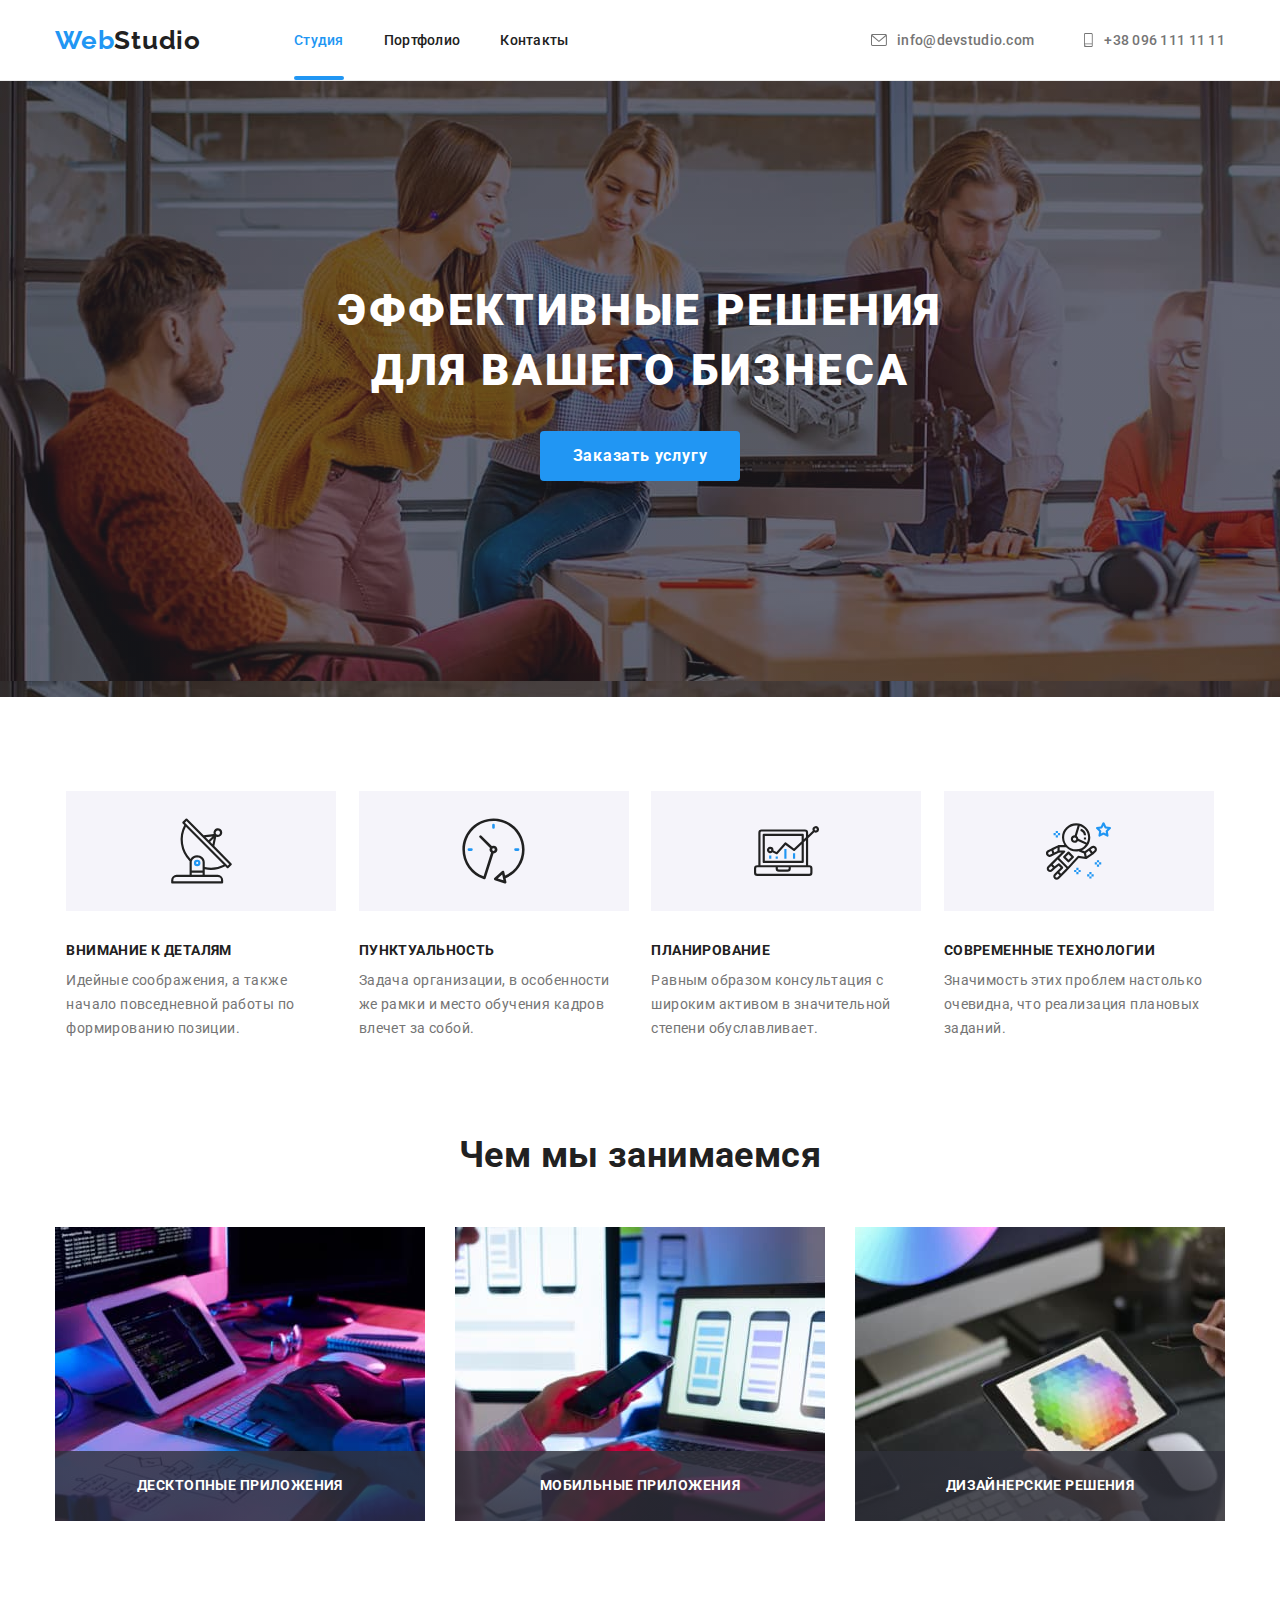
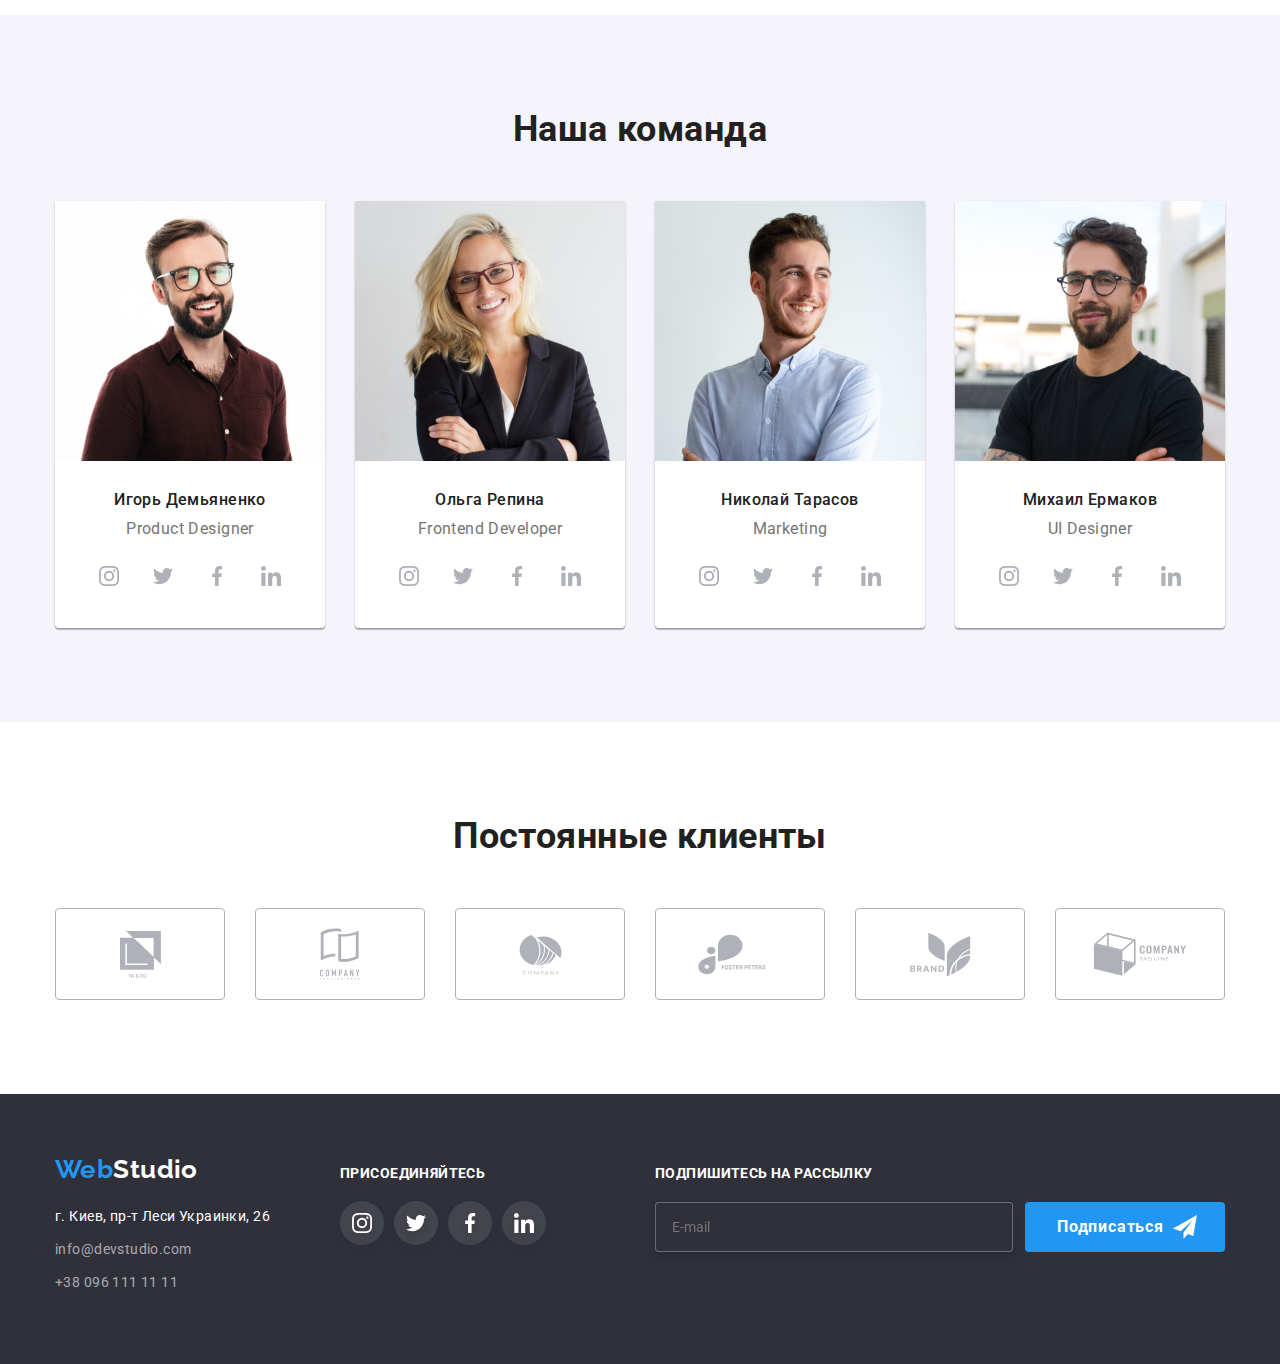
<file: index.html>
<!DOCTYPE html>
<html lang="ru">
  <head>
    <meta charset="UTF-8" />
    <meta http-equiv="X-UA-Compatible" content="IE=edge" />
    <meta name="viewport" content="width=device-width, initial-scale=1.0" />
    <title>Document</title>
    <link
      rel="stylesheet"
      href="https://cdnjs.cloudflare.com/ajax/libs/modern-normalize/1.1.0/modern-normalize.min.css"
    />
    <link rel="stylesheet" href="./css/main.min.css">
    <link rel="stylesheet" href="./css/style.css"/>
    <!-- fonts -->
    <link rel="preconnect" href="https://fonts.googleapis.com" />
    <link rel="preconnect" href="https://fonts.gstatic.com" crossorigin />
    <link
      href="https://fonts.googleapis.com/css2?family=Raleway:wght@700&family=Roboto:wght@400;500;700;900&display=swap"
      rel="stylesheet"
    />
  </head>

  <body>
<!-- shapka -->
<header class="header header--line">
  <div class="container">
    <nav class="nav">
      <a class="nav__logo link" href="./index.html"
        ><span class="logo--blue">Web</span>Studio</a
      >
      <ul class="nav__list ul">
        <li class="nav__item">
          <a class="nav__link link nav--current-link" href="./index.html">Студия</a>
        </li>
        <li class="nav__item">
          <a class="nav__link link " href="./portfolio.html">Портфолио</a>
        </li>
        <li class="nav__item">
          <a class="nav__link link" href="...">Контакты</a>
        </li>
      </ul>
      <ul class="nav-contacts ul">
        <li class="contacts__item">
          <a class="contacts__link link" href="mailto:info@devstudio.com">
            <svg class=" contacts__icon" width="16px" height="12px">
              <use href="./images/svg/icons.svg#icon-envelope"></use>
            </svg>
            info@devstudio.com
          </a>
        </li>
        <li class="contacts__item">
          <a class="contacts__link link" href="tel:+380961111111">
            <svg class=" contacts__icon" height="16" width="10">
              <use href="./images/svg/icons.svg#icon-smartphone"></use>
            </svg>
            +38 096 111 11 11
          </a>
        </li>
      </ul>
    </nav>
  </div>
</header>
    <!-- main -->
    <main>
      <!-- HERO -->
      <section class="hero">
        <div class="container">
          <h1 class="hero__title">Эффективные решения для вашего бизнеса</h1>
          <button class="btn" type="button" data-modal-open>Заказать услугу</button>
        </div>
        >
      </section>
      <!-- benefits -->
      <section class="benefits section">
        <div class="container">
          <h2 class="title visibility-hidden">Преимущества</h2>
          <ul class="benefits__list ul">
            <li class="benefits__item">
              <div class="benefits__icon">
                <svg class="icon-antenna-1" width="65px" height="70px">
                  <use href="./images/svg/icons.svg#icon-antenna-1"></use>
                </svg>
              </div>
              <h3 class="benefits__name">Внимание к деталям</h3>
              <p class="benefits__text">
                Идейные соображения, а также начало повседневной работы по формированию позиции.
              </p>
            </li>
            <li class="benefits__item">
              <div class="benefits__icon">
                <svg class="icon-antenna-1" width="65px" height="70px">
                  <use href="./images/svg/icons.svg#icon-clock-1"></use>
                </svg>
              </div>
              <h3 class="benefits__name">Пунктуальность</h3>
              <p class="benefits__text">
                Задача организации, в особенности же рамки и место обучения кадров влечет за собой.
              </p>
            </li>
            <li class="benefits__item">
              <div class="benefits__icon">
                <svg class="icon-antenna-1" width="65px" height="70px">
                  <use href="./images/svg/icons.svg#icon-diagram-1"></use>
                </svg>
              </div>
              <h3 class="benefits__name">Планирование</h3>
              <p class="benefits__text">
                Равным образом консультация с широким активом в значительной степени обуславливает.
              </p>
            </li>
            <li class="benefits__item">
              <div class="benefits__icon">
                <svg class="icon-antenna-1" width="65px" height="70px">
                  <use href="./images/svg/icons.svg#icon-astronaut-1"></use>
                </svg>
              </div>
              <h3 class="benefits__name">Современные технологии</h3>
              <p class="benefits__text">
                Значимость этих проблем настолько очевидна, что реализация плановых заданий.
              </p>
            </li>
          </ul>
        </div>
      </section>
      <!-- what are we doing -->
      <section class="working__section section">
        <div class="container">
          <h2 class="title">Чем мы занимаемся</h2>
          <ul class="working__list ul">
            <li class="work__img">
              <img src="./images/box_1.jpg" alt="working" width="370" height="294" />
              <div class="work-img__box">
                <p class="work-img__text">Десктопные приложения</p>
              </div>
            </li>
            <li class="work__img">
              <img src="./images/box_2.jpg" alt="working" width="370" height="294" />
              <div class="work-img__box">
                <p class="work-img__text">Мобильные приложения</p>
              </div>
            </li>
            <li class="work__img">
              <img src="./images/box_3.jpg" alt="working" width="370" height="294" />
              <div class="work-img__box">
                <p class="work-img__text">Дизайнерские решения</p>
              </div>
            </li>
          </ul>
        </div>
      </section>
      <!-- our team -->
      <section class="team section">
        <div class="container">
          <h2 class="title">Наша команда</h2>
          <ul class="team__list ul">
            <li class="team__item">
              <img src="./images/img.jpg" alt=" Irog Demyanenko" width="270" height="260" />
              <h3 class="team__name">Игорь Демьяненко</h3>
              <p class="team__descr">Product Designer</p>
              <ul class="sotial-media ul">
                <li class="media__item">
                  <a class="media__link" href="">
                    <svg class="media__icon" width="20px" height="20px">
                      <use href="./images/svg/icons.svg#icon-instagram-2"></use>
                    </svg>
                  </a>
                </li>
                <li class="media__item">
                  <a class="media__link" href="">
                    <svg class="media__icon" width="20px" height="20px">
                      <use href="./images/svg/icons.svg#icon-twitter-1"></use>
                    </svg>
                  </a>
                </li>
                <li class="media__item">
                  <a class="media__link" href="">
                    <svg class="media__icon" width="20px" height="20px">
                      <use href="./images/svg/icons.svg#icon-facebook-1"></use>
                    </svg>
                  </a>
                </li>
                <li class="media__item">
                  <a class="media__link" href="">
                    <svg class="media__icon" width="20px" height="20px">
                      <use href="./images/svg/icons.svg#icon-linkedin-1"></use>
                    </svg>
                  </a>
                </li>
              </ul>
            </li>
            <li class="team__item">
              <img src="./images/img(1)_(1).jpg" alt="Olga Repina" width="270" height="260" />
              <h3 class="team__name">Ольга Репина</h3>
              <p class="team__descr">Frontend Developer</p>
              <ul class="sotial-media ul">
                <li class="media__item">
                  <a class="media__link" href="">
                    <svg class="media__icon" width="20px" height="20px">
                      <use href="./images/svg/icons.svg#icon-instagram-2"></use>
                    </svg>
                  </a>
                </li>
                <li class="media__item">
                  <a class="media__link" href="">
                    <svg class="media__icon" width="20px" height="20px">
                      <use href="./images/svg/icons.svg#icon-twitter-1"></use>
                    </svg>
                  </a>
                </li>
                <li class="media__item">
                  <a class="media__link" href="">
                    <svg class="media__icon" width="20px" height="20px">
                      <use href="./images/svg/icons.svg#icon-facebook-1"></use>
                    </svg>
                  </a>
                </li>
                <li class="media__item">
                  <a class="media__link" href="">
                    <svg class="media__icon" width="20px" height="20px">
                      <use href="./images/svg/icons.svg#icon-linkedin-1"></use>
                    </svg>
                  </a>
                </li>
              </ul>
            </li>
            <li class="team__item">
              <img src="./images/img(2)_(1).jpg" alt="Nikolay Tarasov" width="270" height="260" />
              <h3 class="team__name">Николай Тарасов</h3>
              <p class="team__descr">Marketing</p>
              <ul class="sotial-media ul">
                <li class="media__item">
                  <a class="media__link" href="">
                    <svg class="media__icon" width="20px" height="20px">
                      <use href="./images/svg/icons.svg#icon-instagram-2"></use>
                    </svg>
                  </a>
                </li>
                <li class="media__item">
                  <a class="media__link" href="">
                    <svg class="media__icon" width="20px" height="20px">
                      <use href="./images/svg/icons.svg#icon-twitter-1"></use>
                    </svg>
                  </a>
                </li>
                <li class="media__item">
                  <a class="media__link" href="">
                    <svg class="media__icon" width="20px" height="20px">
                      <use href="./images/svg/icons.svg#icon-facebook-1"></use>
                    </svg>
                  </a>
                </li>
                <li class="media__item">
                  <a class="media__link" href="">
                    <svg class="media__icon" width="20px" height="20px">
                      <use href="./images/svg/icons.svg#icon-linkedin-1"></use>
                    </svg>
                  </a>
                </li>
              </ul>
            </li>
            <li class="team__item">
              <img src="./images/img(3)_(1).jpg" alt="Michail Yermakov" width="270" height="260" />
              <h3 class="team__name">Михаил Ермаков</h3>
              <p class="team__descr">UI Designer</p>
              <ul class="sotial-media ul">
                <li class="media__item">
                  <a class="media__link" href="">
                    <svg class="media__icon" width="20px" height="20px">
                      <use href="./images/svg/icons.svg#icon-instagram-2"></use>
                    </svg>
                  </a>
                </li>
                <li class="media__item">
                  <a class="media__link" href="">
                    <svg class="media__icon" width="20px" height="20px">
                      <use href="./images/svg/icons.svg#icon-twitter-1"></use>
                    </svg>
                  </a>
                </li>
                <li class="media__item">
                  <a class="media__link" href="">
                    <svg class="media__icon" width="20px" height="20px">
                      <use href="./images/svg/icons.svg#icon-facebook-1"></use>
                    </svg>
                  </a>
                </li>
                <li class="media__item">
                  <a class="media__link" href="">
                    <svg class="media__icon" width="20px" height="20px">
                      <use href="./images/svg/icons.svg#icon-linkedin-1"></use>
                    </svg>
                  </a>
                </li>
              </ul>
            </li>
          </ul>
        </div>
      </section>
      <!-- Regular customers -->
      <section class="customers section">
        <div class="container">
          <h2 class="title">Постоянные клиенты</h2>
          <ul class="customers__list ul">
            <li class="cust__item">
              <a class="cust__link link" href="">
                <svg class="cust__icon" width="41px" height="47px">
                  <use href="./images/svg/icons.svg#icon-group"></use>
                </svg>
              </a>
            </li>

            <li class="cust__item">
              <a class="cust__link link" href="">
                <svg class="cust__icon" width="40px" height="52px">
                  <use href="./images/svg/icons.svg#icon-group-1"></use>
                </svg>
              </a>
            </li>

            <li class="cust__item">
              <a class="cust__link link" href="">
                <svg class="cust__icon" width="43px" height="41px">
                  <use href="./images/svg/icons.svg#icon-group-2"></use>
                </svg>
              </a>
            </li>

            <li class="cust__item">
              <a class="cust__link link" href="">
                <svg class="cust__icon" width="84px" height="41px">
                  <use href="./images/svg/icons.svg#icon-group-3"></use>
                </svg>
              </a>
            </li>

            <li class="cust__item">
              <a class="cust__link link" href="">
                <svg class="cust__icon" width="63px" height="45px">
                  <use href="./images/svg/icons.svg#icon-group-4"></use>
                </svg>
              </a>
            </li>

            <li class="cust__item">
              <a class="cust__link link" href="">
                <svg class="cust__icon" width="94px" height="44px">
                  <use href="./images/svg/icons.svg#icon-group-5"></use>
                </svg>
              </a>
            </li>
          </ul>
        </div>
      </section>
    </main>
    <!-- footer -->
    <footer class="footer">
      <div class="container footter--position">
        <div class="footer__pos">
          <a class="footer__link link" href="./index.html"
            ><span class="logo--blue">Web</span>Studio</a
          >
          <address class="address">
            <ul class="address__list ul">
              <li>
                <a class=" address__link address__map--color link" href=""> г. Киев, пр-т Леси Украинки, 26</a>
              </li>
              <li>
                <a class="address__link link" href="mailto:info@devstudio.com">info@devstudio.com</a>
              </li>
              <li>
                <a class="address__link link" href="tel:+380961111111">+38 096 111 11 11</a>
              </li>
            </ul>
          </address>
        </div>
        <div class="footer-socia">
          <strong class="footer-socia__title">присоединяйтесь</strong>
          <ul class="sotial-media sotial-media--tmargin ul">
            <li class="media__item">
              <a class="media__link media__link--footer" href="">
                <svg class="media__icon" width="20px" height="20px">
                  <use href="./images/svg/icons.svg#icon-instagram-2"></use>
                </svg>
              </a>
            </li>
            <li class="media__item ">
              <a class="media__link media__link--footer" href="">
                <svg class="media__icon" width="20px" height="20px">
                  <use href="./images/svg/icons.svg#icon-twitter-1"></use>
                </svg>
              </a>
            </li>
            <li class="media__item">
              <a class="media__link media__link--footer" href="">
                <svg class="media__icon" width="20px" height="20px">
                  <use href="./images/svg/icons.svg#icon-facebook-1"></use>
                </svg>
              </a>
            </li>
            <li class="media__item">
              <a class="media__link media__link--footer" href="">
                <svg class="media__icon" width="20px" height="20px">
                  <use href="./images/svg/icons.svg#icon-linkedin-1"></use>
                </svg>
              </a>
            </li>
          </ul>
        </div>
        <div class="footer-form">
          <strong class="footer-form__tittle">Подпишитесь на рассылку</strong>
          <div class="footer-form__content">
            <form class="footer-form__field">
              <label class="footer-form__label">
                <input class="footer-form__input" type="text" placeholder="E-mail" />
              </label>
              <button type="button" class="btn btn--subscr link" href="">
                Подписаться

                <svg class="footer-form__icon" width="24px" height="24px">
                  <use href="./images/svg/icons.svg#icon-icon-send"></use>
                </svg>
              </button>
            </form>
          </div>
        </div>
      </div>
    </footer>
    <!-- modal window -->
    <div class="backdrop is-hidden" data-modal>
      <div class="modal">
        <button class="modal__close__btn" type="button" data-modal-close>
          <svg width="18px" height="18px">
            <use href="./images/svg/icons.svg#icon-close-black-18dp-2-1"></use>
          </svg>
        </button>

        <form class="register-form" autocomplete="on" novalidate>
          <strong class="form__tittle">Оставьте свои данные, мы вам перезвоним</strong>
          <div class="form__field">
            <label class="form__label">
              <span class="form__text">Имя</span>
              <input class="form__input" type="text" name="user_name" placeholder=" " />
              <span class="form__icon">
                <svg width="18px" height="18px">
                  <use href="./images/svg/icons.svg#icon-person-black-18dp-1"></use>
                </svg>
              </span>
            </label>
          </div>
          <div class="form__field">
            <label class="form__label">
              <span class="form__text">Телефон</span>
              <input class="form__input" type="tel" placeholder=" " />
              <span class="form__icon">
                <svg width="18px" height="18px">
                  <use href="./images/svg/icons.svg#icon-phone-black-18dp-1"></use>
                </svg>
              </span>
            </label>
          </div>
          <div class="form__field">
            <label class="form__label">
              <span class="form__text">Почта</span>
              <input class="form__input" type="email" placeholder=" " />
              <span class="form__icon">
                <svg width="18px" height="18px">
                  <use href="./images/svg/icons.svg#icon-email-black-18dp-1"></use>
                </svg>
              </span>
            </label>
          </div>
          <div class="form__field sosok">
            <label class="form__label">
              <span class="form__text">Комментарий</span>
              <textarea
                class="form__input form__imput--comment"
                cols="30"
                rows="10"
                placeholder="Введіть текст"
              ></textarea>
            </label>
          </div>
          <div class="form-agree">
            <label class="form-agree__label">
              <input class="agree-input visibility-hidden" type="checkbox" name="user-agreement" required />
              <span class="agree-checkbox">
                <svg width="16px" height="15px">
                  <use href="./images/svg/icons.svg#icon-Vector"></use>
                </svg>
              </span>
              <span class="agre-text"
                >Соглашаюсь с рассылкой и принимаю
                <a class="agree__link" href="">Условия договора</a></span
              >
            </label>
          </div>
          <button class="submit__btn btn" type="submit">Отправить</button>
        </form>
      </div>
    </div>
    <script src="./js/modal.js"></script>
  </body>
</html>
</file>
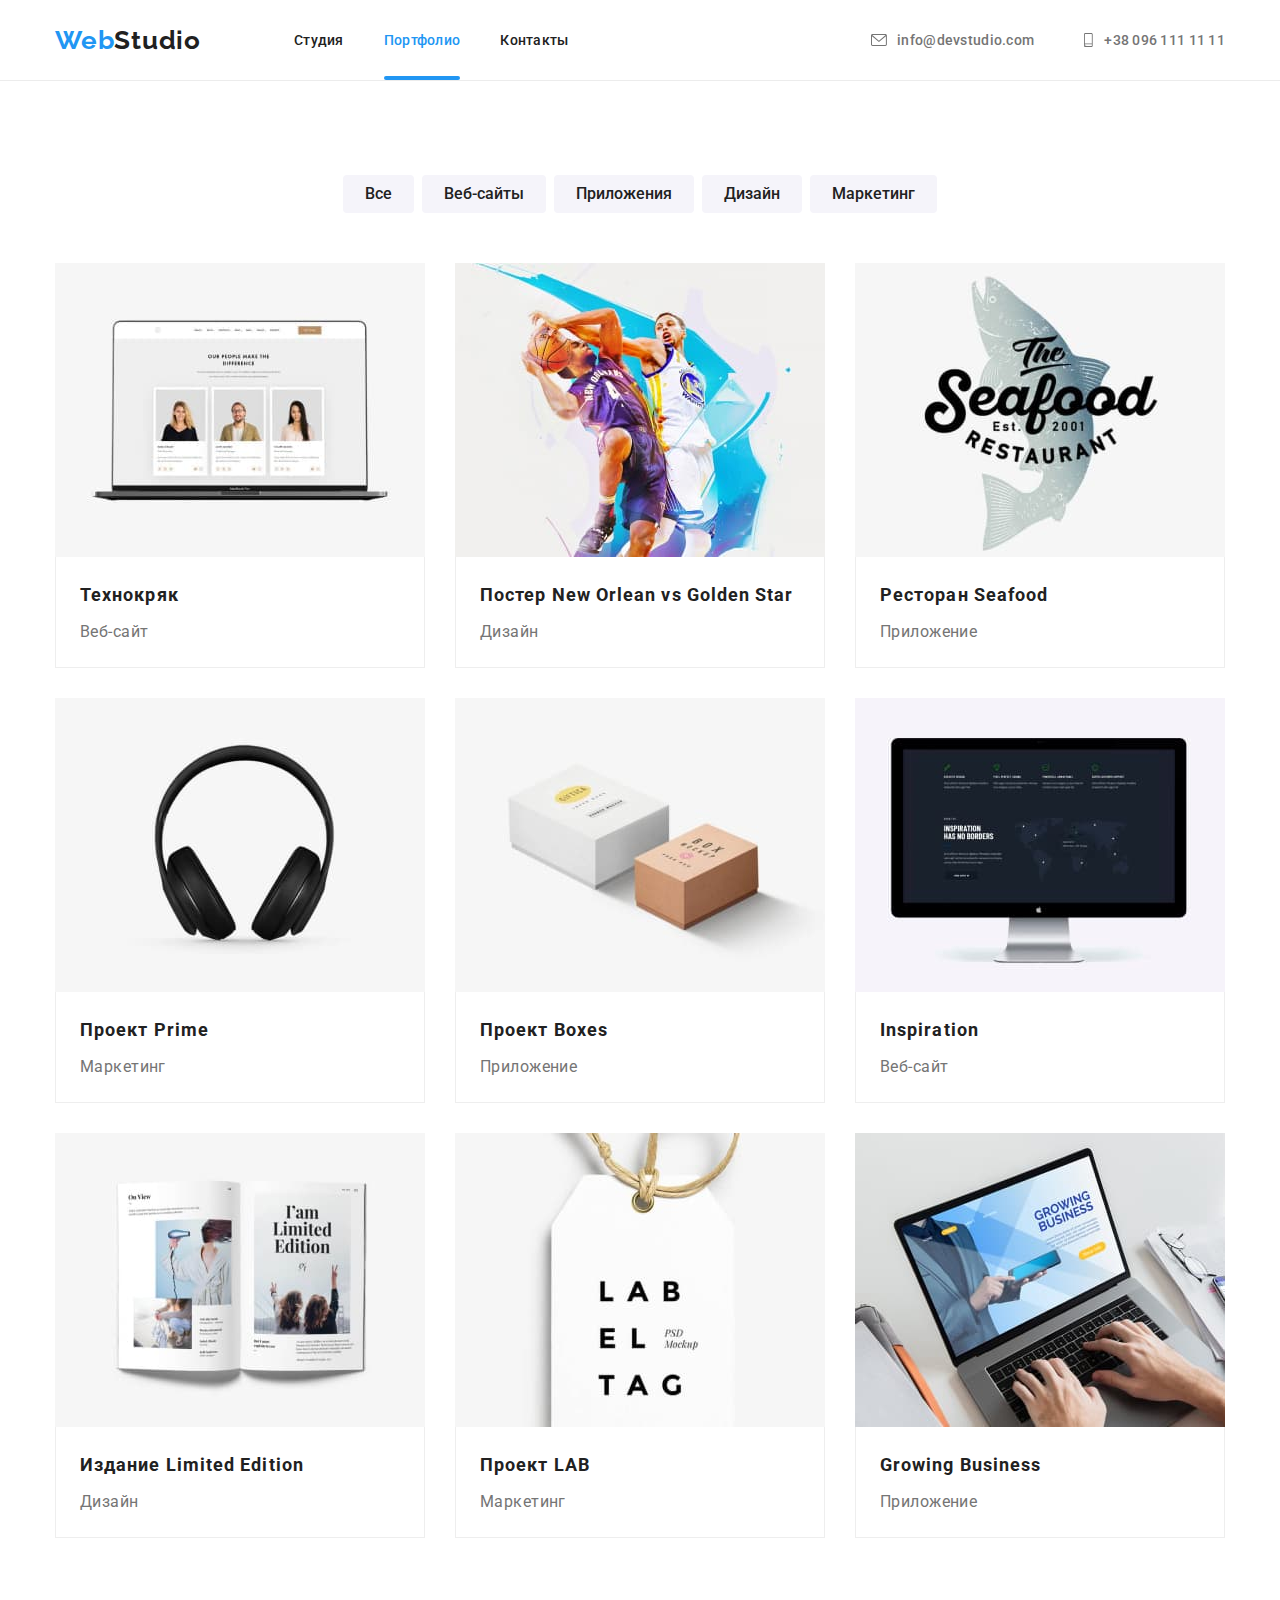
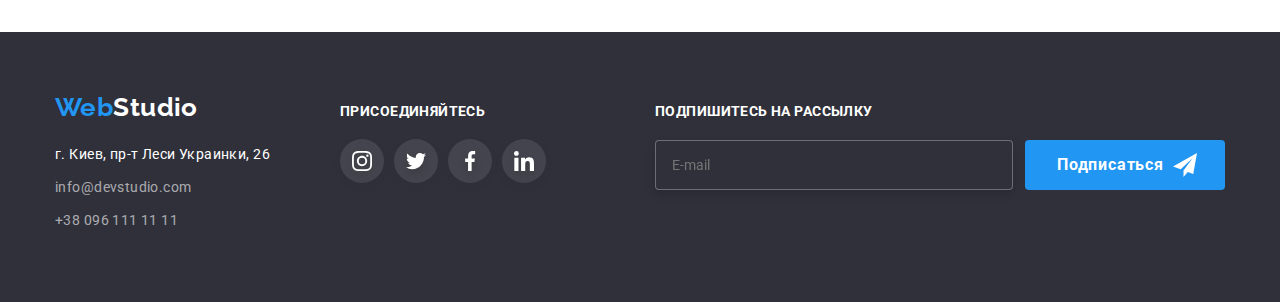
<file: portfolio.html>
<!DOCTYPE html>
<html lang="ru">
  <head>
    <meta charset="UTF-8" />
    <meta http-equiv="X-UA-Compatible" content="IE=edge" />
    <meta name="viewport" content="width=device-width, initial-scale=1.0" />
    <title>Document</title>
    <link
      rel="stylesheet"
      href="https://cdnjs.cloudflare.com/ajax/libs/modern-normalize/1.1.0/modern-normalize.min.css"
    />
    <link rel="stylesheet" href="./css/main.min.css">
    <link rel="stylesheet" href="./css/style.css" />
    <!-- fonts -->
    <link rel="preconnect" href="https://fonts.googleapis.com" />
    <link rel="preconnect" href="https://fonts.gstatic.com" crossorigin />
    <link
      href="https://fonts.googleapis.com/css2?family=Raleway:wght@700&family=Roboto:wght@400;500;700;900&display=swap"
      rel="stylesheet"
    />
  </head>
  <body>
    <!-- shapka -->
    <header class="header header--line">
      <div class="container">
        <nav class="nav">
          <a class="nav__logo link" href="./index.html"
            ><span class="logo--blue">Web</span>Studio</a
          >
          <ul class="nav__list ul">
            <li class="nav__item">
              <a class="nav__link link" href="./index.html">Студия</a>
            </li>
            <li class="nav__item">
              <a class="nav__link link nav--current-link" href="./portfolio.html">Портфолио</a>
            </li>
            <li class="nav__item">
              <a class="nav__link link" href="...">Контакты</a>
            </li>
          </ul>
          <ul class="nav-contacts ul">
            <li class="contacts__item">
              <a class="contacts__link link" href="mailto:info@devstudio.com">
                <svg class=" contacts__icon" width="16px" height="12px">
                  <use href="./images/svg/icons.svg#icon-envelope"></use>
                </svg>
                info@devstudio.com
              </a>
            </li> 
            <li class="contacts__item">
              <a class="contacts__link link" href="tel:+380961111111">
                <svg class=" contacts__icon" height="16" width="10">
                  <use href="./images/svg/icons.svg#icon-smartphone"></use>
                </svg>
                +38 096 111 11 11
              </a>
            </li>
          </ul>
        </nav>
      </div>
    </header>
    <!-- MAIN -->
    <main>
      <!-- portfolio sect -->
      <section class="portfolio-section section">
        <div class="container">
          <h1 class="visibility-hidden title">portfolio</h1>
          <ul class="portfolio-list ul">
            <li class="portfolio_item">
              <button class="portfolio-btn" type="button">Все</button>
            </li>
            <li class="portfolio_item">
              <button class="portfolio-btn" type="button">Веб-сайты</button>
            </li>
            <li class="portfolio_item">
              <button class="portfolio-btn" type="button">Приложения</button>
            </li>
            <li class="portfolio_item">
              <button class="portfolio-btn" type="button">Дизайн</button>
            </li>
            <li class="portfolio_item">
              <button class="portfolio-btn" type="button">Маркетинг</button>
            </li>
          </ul>
          <ul class="card-set ul">
            <li class="card-item">
              <a href="" class="gallery__link link">
                <div class="gallery__img">
                  <img
                    src="./images/studio pics/img_(13).jpg"
                    alt="photo 1"
                    width="370"
                    height="294"
                  />
                  <p class="gallery__hover">
                    Ресурс предлагает комплексные предложения с разным уровнем функционала и
                    сервисов. Все это позволит посетителю получить исчерпывающие сведения о компании
                    или частном лице.
                  </p>
                </div>
                <div class="gallery-div">
                  <h2 class="gallery-title">Технокряк</h2>
                  <p class="gallery-text">Веб-сайт</p>
                </div>
              </a>
            </li>
            <li class="card-item">
              <a href="" class="gallery__link link">
                <div class="gallery__img">
                  <img
                    src="./images/studio pics/img_(14).jpg"
                    alt="photo 2"
                    width="370"
                    height="294"
                  />
                  <p class="gallery__hover">
                    Ресурс предлагает комплексные предложения с разным уровнем функционала и
                    сервисов. Все это позволит посетителю получить исчерпывающие сведения о компании
                    или частном лице.
                  </p>
                </div>
                <div class="gallery-div">
                  <h2 class="gallery-title">Постер New Orlean vs Golden Star</h2>
                  <p class="gallery-text">Дизайн</p>
                </div>
              </a>
            </li>

            <li class="card-item">
              <a href="" class="gallery__link link">
                <div class="gallery__img">
                  <img
                    src="./images/studio pics/img_(15).jpg"
                    alt="photo 3"
                    width="370"
                    height="294"
                  />
                  <p class="gallery__hover">
                    Ресурс предлагает комплексные предложения с разным уровнем функционала и
                    сервисов. Все это позволит посетителю получить исчерпывающие сведения о компании
                    или частном лице.
                  </p>
                </div>
                  <div class="gallery-div">
                    <h2 class="gallery-title">Ресторан Seafood</h2>
                    <p class="gallery-text">Приложение</p>
                  </div>
              </a>
            </li>
            <li class="card-item">
              <a href="" class="gallery__link link">
                <div class="gallery__img">
                  <img
                    src="./images/studio pics/img_(16).jpg"
                    alt="photo 4"
                    width="370"
                    height="294"
                  />
                  <p class="gallery__hover">
                    Ресурс предлагает комплексные предложения с разным уровнем функционала и
                    сервисов. Все это позволит посетителю получить исчерпывающие сведения о компании
                    или частном лице.
                  </p>
                </div>
                <div class="gallery-div">
                  <h2 class="gallery-title">Проект Prime</h2>
                  <p class="gallery-text">Маркетинг</p>
                </div>
              </a>
            </li>
            <li class="card-item">
              <a href="" class="gallery__link link">
                <div class="gallery__img">
                  <img
                    src="./images/studio pics/img_(18).jpg"
                    alt="photo 5"
                    width="370"
                    height="294"
                  />
                  <p class="gallery__hover">
                    Ресурс предлагает комплексные предложения с разным уровнем функционала и
                    сервисов. Все это позволит посетителю получить исчерпывающие сведения о компании
                    или частном лице.
                  </p>
                </div>
                <div class="gallery-div">
                  <h2 class="gallery-title">Проект Boxes</h2>
                  <p class="gallery-text">Приложение</p>
                </div>
              </a>
            </li>
            <li class="card-item">
              <a href="" class="gallery__link link">
                <div class="gallery__img">
                  <img
                    src="./images/studio pics/img_(17).jpg"
                    alt="photo 6"
                    width="370"
                    height="294"
                  />
                  <p class="gallery__hover">
                    Ресурс предлагает комплексные предложения с разным уровнем функционала и
                    сервисов. Все это позволит посетителю получить исчерпывающие сведения о компании
                    или частном лице.
                  </p>
                </div>
                <div class="gallery-div">
                  <h2 class="gallery-title">Inspiration</h2>
                  <p class="gallery-text">Веб-сайт</p>
                </div>
              </a>
            </li>
            <li class="card-item">
              <a href="" class="gallery__link link">
                <div class="gallery__img">
                  <img
                    src="./images/studio pics/img_(10).jpg"
                    alt="photo 7"
                    width="370"
                    height="294"
                  />
                  <p class="gallery__hover">
                    Ресурс предлагает комплексные предложения с разным уровнем функционала и
                    сервисов. Все это позволит посетителю получить исчерпывающие сведения о компании
                    или частном лице.
                  </p>
                </div>
                <div class="gallery-div">
                  <h2 class="gallery-title">Издание Limited Edition</h2>
                  <p class="gallery-text">Дизайн</p>
                </div>
              </a>
            </li>
            <li class="card-item">
              <a href="" class="gallery__link link">
                <div class="gallery__img">
                  <img
                    src="./images/studio pics/img_(11).jpg"
                    alt="photo 8"
                    width="370"
                    height="294"
                  />
                  <p class="gallery__hover">
                    Ресурс предлагает комплексные предложения с разным уровнем функционала и
                    сервисов. Все это позволит посетителю получить исчерпывающие сведения о компании
                    или частном лице.
                  </p>
                </div>
                <div class="gallery-div">
                  <h2 class="gallery-title">Проект LAB</h2>
                  <p class="gallery-text">Маркетинг</p>
                </div>
              </a>
            </li>
            <li class="card-item">
              <a href="" class="gallery__link link">
                <div class="gallery__img">
                  <img
                    src="./images/studio pics/img_(12).jpg"
                    alt="photo 9"
                    width="370"
                    height="294"
                  />
                  <p class="gallery__hover">
                    Ресурс предлагает комплексные предложения с разным уровнем функционала и
                    сервисов. Все это позволит посетителю получить исчерпывающие сведения о компании
                    или частном лице.
                  </p>
                </div>
                <div class="gallery-div">
                  <h2 class="gallery-title">Growing Business</h2>
                  <p class="gallery-text">Приложение</p>
                </div>
              </a>
            </li>
          </ul>
        </div>
      </section>
    </main>
    <!-- footer -->
    <!-- footer -->
    <footer class="footer">
      <div class="container footter--position">
        <div class="footer__pos">
          <a class="footer__link link" href="./index.html"
            ><span class="logo--blue">Web</span>Studio</a
          >
          <address class="address">
            <ul class="address__list ul">
              <li>
                <a class=" address__link address__map--color link" href=""> г. Киев, пр-т Леси Украинки, 26</a>
              </li>
              <li>
                <a class="address__link link" href="mailto:info@devstudio.com">info@devstudio.com</a>
              </li>
              <li>
                <a class="address__link link" href="tel:+380961111111">+38 096 111 11 11</a>
              </li>
            </ul>
          </address>
        </div>
        <div class="footer-socia">
          <strong class="footer-socia__title">присоединяйтесь</strong>
          <ul class="sotial-media sotial-media--tmargin ul">
            <li class="media__item">
              <a class="media__link media__link--footer" href="">
                <svg class="media__icon" width="20px" height="20px">
                  <use href="./images/svg/icons.svg#icon-instagram-2"></use>
                </svg>
              </a>
            </li>
            <li class="media__item ">
              <a class="media__link media__link--footer" href="">
                <svg class="media__icon" width="20px" height="20px">
                  <use href="./images/svg/icons.svg#icon-twitter-1"></use>
                </svg>
              </a>
            </li>
            <li class="media__item">
              <a class="media__link media__link--footer" href="">
                <svg class="media__icon" width="20px" height="20px">
                  <use href="./images/svg/icons.svg#icon-facebook-1"></use>
                </svg>
              </a>
            </li>
            <li class="media__item">
              <a class="media__link media__link--footer" href="">
                <svg class="media__icon" width="20px" height="20px">
                  <use href="./images/svg/icons.svg#icon-linkedin-1"></use>
                </svg>
              </a>
            </li>
          </ul>
        </div>
        <div class="footer-form">
          <strong class="footer-form__tittle">Подпишитесь на рассылку</strong>
          <div class="footer-form__content">
            <form class="footer-form__field">
              <label class="footer-form__label">
                <input class="footer-form__input" type="text" placeholder="E-mail" />
              </label>
              <button type="button" class="btn btn--subscr link" href="">
                Подписаться

                <svg class="footer-form__icon" width="24px" height="24px">
                  <use href="./images/svg/icons.svg#icon-icon-send"></use>
                </svg>
              </button>
            </form>
          </div>
        </div>
      </div>
    </footer>
  </body>
</html>
</file>
<file: css/style.css>
.nav__logo {
  font-weight: 700;
  font-size: 26px;
  line-height: 1.19;
  letter-spacing: 0.03em;
  font-family: var(--secondaty-font);
}

.logo--blue {
  color: var(--accent-color);
}

.footer__link {
  font-family: var(--secondaty-font);
  font-weight: 700;
  font-size: 26px;
  line-height: 1.19;
  color: var(--white-color);

  display: block;
  margin-bottom: 20px;
}
</file>
<file: css/main.min.css>
:root{--secondaty-font: "Raleway", sans-serif;--main-font-: "Roboto", sans-serif;--primary-color: rgba(33, 33, 33, 1);--accent-color: rgba(33, 150, 243, 1);--white-color: #ffffff;--grey-color: #757575;--icon-grey-color: #afb1b8;--icon-blue-color: #2196f3;--border-color: #212121;--white-bg-color: #ffffff;--dark-bg-color: #2f303a;--grey-bg-color: #f5f4fa;--accent-bg-color: rgba(33, 150, 243, 1);--hero-brn-bg: #188ce8;--items: 3;--indent: 30px;--anim: 250ms cubic-bezier(0.4, 0, 0.2, 1)}.visibility-hidden{position:absolute;width:1px;height:1px;margin:-1px;padding:0;overflow:hidden;border:0;clip:rect(0 0 0 0)}* body{font-family:var(--main-font-);color:var(--primary-color);font-size:14px;background-color:var(--white-bg-color);letter-spacing:.03em}h1,h2,h3,p{margin:0;padding:0}img{display:block;margin:0;padding:0}.link{text-decoration:none}.ul{list-style:none;padding:0;margin:0}.btn{font-weight:700;font-size:16px;line-height:1.88;letter-spacing:.05em;color:#fff;width:200px;height:50px;border-radius:4px;background-color:var(--accent-color);padding:10px 32px;border:none;-webkit-transition:var(--anim);transition:var(--anim)}.btn:hover,.btn:focus{background-color:var(--hero-brn-bg);cursor:pointer}.btn--subscr{position:relative;display:-webkit-inline-box;display:-ms-inline-flexbox;display:inline-flex;margin-left:12px}.container{width:1200px;padding-left:15px;padding-right:15px;margin-left:auto;margin-right:auto}.section{padding-top:94px;padding-bottom:94px}.title{font-weight:700;font-size:36px;line-height:1.16;text-align:center;margin-bottom:50px;color:var(--primary-color)}.hero__title{font-weight:900;font-size:44px;line-height:1.36;letter-spacing:.06em;text-transform:uppercase;color:var(--white-color);width:696px;margin:auto;margin-bottom:30px}.gallery-title{font-weight:700;font-size:18px;line-height:2;letter-spacing:.06em;color:var(--primary-color);margin-bottom:4px}.sotial-media{display:-webkit-box;display:-ms-flexbox;display:flex;-webkit-box-pack:center;-ms-flex-pack:center;justify-content:center;-webkit-box-align:center;-ms-flex-align:center;align-items:center;margin-bottom:30px}.sotial-media--tmargin{margin-top:20px}.media__link{display:-webkit-box;display:-ms-flexbox;display:flex;-webkit-box-pack:center;-ms-flex-pack:center;justify-content:center;-webkit-box-align:center;-ms-flex-align:center;align-items:center;width:44px;height:44px;color:var(--icon-grey-color);background-color:var(--white-color);border-radius:50%;-webkit-transition:var(--anim);transition:var(--anim)}.media__link:hover,.media__link:focus{background-color:var(--accent-color);color:var(--white-color)}.media__link--footer{color:var(--white-color);background:rgba(255,255,255,.1);-webkit-filter:drop-shadow(0px 4px 4px rgba(0, 0, 0, 0.25));filter:drop-shadow(0px 4px 4px rgba(0, 0, 0, 0.25))}.media__item:not(:last-child){margin-right:10px}.media__icon{fill:currentColor}.footer-socia__title{font-family:"Roboto";font-style:normal;font-weight:700;font-size:14px;line-height:16px;letter-spacing:.03em;text-transform:uppercase;color:#fff}.backdrop{position:fixed;top:0;left:0;width:100%;height:100%;background-color:rgba(0,0,0,.2);opacity:1;visibility:visible;pointer-events:initial;-webkit-transition:var(--anim);transition:var(--anim)}.backdrop.is-hidden{opacity:0;visibility:hidden;pointer-events:none}.modal{width:528px;padding:40px;background-color:var(--white-color);-webkit-box-shadow:0px 1px 3px rgba(0,0,0,.12),0px 1px 1px rgba(0,0,0,.14),0px 2px 1px rgba(0,0,0,.2);box-shadow:0px 1px 3px rgba(0,0,0,.12),0px 1px 1px rgba(0,0,0,.14),0px 2px 1px rgba(0,0,0,.2);border-radius:4px;position:relative;top:50%;left:50%;-webkit-transform:translate(-50%, -50%);transform:translate(-50%, -50%)}.modal__close__btn{position:absolute;top:8px;right:8px;width:30px;height:30px;display:-webkit-box;display:-ms-flexbox;display:flex;-webkit-box-pack:center;-ms-flex-pack:center;justify-content:center;-webkit-box-align:center;-ms-flex-align:center;align-items:center;border-radius:50%;background:#fff;border:1px solid rgba(0,0,0,.1)}.modal__close__btn:hover{fill:var(--accent-color);cursor:pointer}.register-form{display:-webkit-box;display:-ms-flexbox;display:flex;-webkit-box-orient:vertical;-webkit-box-direction:normal;-ms-flex-direction:column;flex-direction:column;-webkit-box-pack:center;-ms-flex-pack:center;justify-content:center;height:100%}.form__tittle{font-weight:700;font-size:20px;line-height:23px;text-align:center;letter-spacing:.03em;margin-bottom:12px;color:#212121}.form__field{margin-bottom:10px}.sosok{margin-bottom:0px}.form__label{display:block;position:relative}.form__input{width:100%;padding:12px 12px 12px 42px;border-radius:4px;border:1px solid rgba(33,33,33,.2)}.form__input:focus{outline:none;border-color:var(--icon-blue-color)}.form__imput--comment{padding-left:12px;height:120px;resize:none}.form__imput--comment::-webkit-input-placeholder{color:rgba(117,117,117,.5)}.form__imput--comment::-moz-placeholder{color:rgba(117,117,117,.5)}.form__imput--comment:-ms-input-placeholder{color:rgba(117,117,117,.5)}.form__imput--comment::-ms-input-placeholder{color:rgba(117,117,117,.5)}.form__imput--comment::placeholder{color:rgba(117,117,117,.5)}.form__input:focus~.form__icon{fill:var(--accent-color)}.form__text{display:inline-block;-webkit-box-pack:center;-ms-flex-pack:center;justify-content:center;margin-bottom:4px;font-size:12px;line-height:1.16;letter-spacing:.01em;color:#757575}.form__icon{position:absolute;top:52.5%;left:15px}.form-agree{margin-top:20px;margin-bottom:30px}.form-agree__label{display:-webkit-box;display:-ms-flexbox;display:flex;-webkit-box-pack:center;-ms-flex-pack:center;justify-content:center;-webkit-box-align:center;-ms-flex-align:center;align-items:center}.agre-text{-webkit-user-select:none;-moz-user-select:none;-ms-user-select:none;user-select:none;color:var(--grey-color);margin-left:7px}.agree__link{color:var(--accent-color)}.agree-checkbox{display:-webkit-inline-box;display:-ms-inline-flexbox;display:inline-flex;-webkit-box-align:center;-ms-flex-align:center;align-items:center;outline:2px solid var(--border-color);outline-offset:-2px;border-radius:2px;fill:var(--white-color);-webkit-transition:var(--anim);transition:var(--anim)}.agree-input:checked+.agree-checkbox{background-color:var(--accent-color);outline-color:var(--accent-color)}.agree-input:focus+.agree-checkbox{-webkit-box-shadow:0 0 0 2px var(--accent-color);box-shadow:0 0 0 2px var(--accent-color)}.submit__btn{margin-left:auto;margin-right:auto;-webkit-box-shadow:0px 4px 4px rgba(0,0,0,.15);box-shadow:0px 4px 4px rgba(0,0,0,.15)}.header{background-color:var(--white-bg-color)}.header--line{border-bottom:1px solid #ececec}.nav{display:-webkit-box;display:-ms-flexbox;display:flex;-webkit-box-align:center;-ms-flex-align:center;align-items:center}.nav--current-link::after{content:"";display:inline-block;width:100%;height:4px;position:absolute;bottom:0;left:0;background:var(--accent-color);border-radius:2px}.nav .link{color:var(--primary-color)}.nav__list{display:-webkit-box;display:-ms-flexbox;display:flex;margin-left:93px}.nav__list .nav--current-link{color:var(--accent-color)}.nav__link{display:block;position:relative;padding-top:32px;padding-bottom:32px;-webkit-transition:var(--anim);transition:var(--anim)}.nav__link:hover,.nav__link:focus{color:var(--accent-color)}.nav__item:not(:last-child){margin-right:40px}.nav-contacts{letter-spacing:.02em;display:-webkit-box;display:-ms-flexbox;display:flex;margin-left:auto}.nav-contacts .contacts__item:not(:last-child){margin-right:50px}.nav-contacts .link{color:var(--grey-color)}.nav__list,.nav-contacts{font-weight:500;font-size:14px;line-height:16px;letter-spacing:.02em;-webkit-transition:var(--anim);transition:var(--anim)}.contacts__link{display:-webkit-box;display:-ms-flexbox;display:flex;-webkit-box-align:center;-ms-flex-align:center;align-items:center;fill:var(--grey-color);-webkit-transition:var(--anim);transition:var(--anim)}.contacts__link:hover,.contacts__link:focus{color:var(--accent-color)}.contacts__icon{margin-right:10px;-webkit-transition:var(--anim);transition:var(--anim)}.contacts__item:hover .contacts__icon,.contacts__item:focus .contacts__icon{fill:var(--icon-blue-color)}.hero{background-color:var(--dark-bg-color);text-align:center;padding-top:200px;padding-bottom:200px;background-image:-webkit-gradient(linear, left top, right top, from(rgba(47, 48, 58, 0.4)), to(rgba(47, 48, 58, 0.4))),url(../images/hero-img.jpg);background-image:linear-gradient(to right, rgba(47, 48, 58, 0.4), rgba(47, 48, 58, 0.4)),url(../images/hero-img.jpg);max-width:1600px;margin-left:auto;margin-right:auto}.benefits{background-color:var(--white-bg-color)}.benefits__list{-ms-flex-pack:distribute;justify-content:space-around;display:-webkit-box;display:-ms-flexbox;display:flex}.benefits__item{width:270px}.benefits__icon{width:270px;height:120px;background-color:var(--grey-bg-color);display:-webkit-box;display:-ms-flexbox;display:flex;-webkit-box-pack:center;-ms-flex-pack:center;justify-content:center;-webkit-box-align:center;-ms-flex-align:center;align-items:center;margin-bottom:30px}.benefits__name{font-weight:700;font-size:14px;line-height:1.33;text-transform:uppercase;color:var(--primary-color);margin-bottom:10px}.benefits__text{font-weight:400;font-size:14px;line-height:1.71;color:var(--grey-color)}.working__section{padding-top:0;background-color:var(--white-bg-color)}.working__list{display:-webkit-box;display:-ms-flexbox;display:flex}.work__img{position:relative}.work__img:not(:last-child){margin-right:30px}.work-img__box{position:absolute;width:100%;height:70px;bottom:0;display:-webkit-box;display:-ms-flexbox;display:flex;-webkit-box-align:center;-ms-flex-align:center;align-items:center;-webkit-box-pack:center;-ms-flex-pack:center;justify-content:center;background-image:-webkit-gradient(linear, left top, right top, from(rgba(47, 48, 58, 0.8)), to(rgba(47, 48, 58, 0.8)));background-image:linear-gradient(to right, rgba(47, 48, 58, 0.8), rgba(47, 48, 58, 0.8));font-weight:700;font-size:14px;line-height:1.14;letter-spacing:.03em;text-transform:uppercase}.work-img__text{color:#fff}.team{background-color:var(--grey-bg-color)}.team__list{display:-webkit-box;display:-ms-flexbox;display:flex}.team__item{background:#fff;-webkit-box-shadow:0px 1px 3px rgba(0,0,0,.12),0px 1px 1px rgba(0,0,0,.14),0px 2px 1px rgba(0,0,0,.2);box-shadow:0px 1px 3px rgba(0,0,0,.12),0px 1px 1px rgba(0,0,0,.14),0px 2px 1px rgba(0,0,0,.2);border-radius:0px 0px 4px 4px}.team__item:not(:last-child){margin-right:30px}.team__name{font-weight:500;font-size:16px;line-height:1.18;text-align:center;color:var(--primary-color);margin-top:30px;margin-bottom:10px}.team__descr{font-size:16px;line-height:1.18;text-align:center;color:var(--grey-color);margin-bottom:16px}.customers__list{display:-webkit-box;display:-ms-flexbox;display:flex;-webkit-box-pack:center;-ms-flex-pack:center;justify-content:center;-ms-flex-wrap:wrap;flex-wrap:wrap}.cust__item{display:-webkit-box;display:-ms-flexbox;display:flex;width:170px;height:92px;-webkit-box-pack:center;-ms-flex-pack:center;justify-content:center;-webkit-box-align:center;-ms-flex-align:center;align-items:center;-webkit-transition:var(--anim);transition:var(--anim)}.cust__item:not(:last-child){margin-right:30px}.cust__link{border:1px solid #afb1b8;border-radius:4px;display:-webkit-box;display:-ms-flexbox;display:flex;-webkit-box-pack:center;-ms-flex-pack:center;justify-content:center;-webkit-box-align:center;-ms-flex-align:center;align-items:center;width:100%;height:100%}.cust__icon{display:-webkit-box;display:-ms-flexbox;display:flex;-webkit-box-pack:center;-ms-flex-pack:center;justify-content:center;-webkit-box-align:center;-ms-flex-align:center;align-items:center;fill:currentColor}.cust__link{color:var(--icon-grey-color)}.cust__link:hover,.cust__link:focus{border-color:var(--icon-blue-color);color:var(--icon-blue-color)}.portfolio-section{background-color:var(--white-bg-color)}.portfolio-list{display:-webkit-box;display:-ms-flexbox;display:flex;-webkit-box-pack:center;-ms-flex-pack:center;justify-content:center;margin-bottom:50px}.portfolio-btn{color:var(--primary-color);background-color:var(--grey-bg-color);font-weight:500;font-size:16px;line-height:1.62;text-align:center;cursor:pointer;border-radius:4px;padding:6px 22px;border:none;-webkit-transition:var(--anim);transition:var(--anim)}.portfolio_item:not(:last-child){margin-right:8px}.portfolio-btn:hover,.portfolio-btn:focus{color:var(--white-color);background-color:var(--accent-bg-color);-webkit-box-shadow:0px 3px 1px rgba(0,0,0,.1),0px 1px 2px rgba(0,0,0,.08),0px 2px 2px rgba(0,0,0,.12);box-shadow:0px 3px 1px rgba(0,0,0,.1),0px 1px 2px rgba(0,0,0,.08),0px 2px 2px rgba(0,0,0,.12)}.card-set{display:-webkit-box;display:-ms-flexbox;display:flex;-ms-flex-wrap:wrap;flex-wrap:wrap;gap:var(--indent)}.card-item{-webkit-box-pack:center;-ms-flex-pack:center;justify-content:center;-webkit-box-align:center;-ms-flex-align:center;align-items:center;-ms-flex-preferred-size:calc(100% - var(--indent)*var(--items) - 1/var(--items));flex-basis:calc(100% - var(--indent)*var(--items) - 1/var(--items));-webkit-transition:var(--anim);transition:var(--anim)}.card-item:hover,.card-item:focus{-webkit-box-shadow:0px 1px 1px rgba(0,0,0,.12),0px 4px 4px rgba(0,0,0,.06),1px 4px 6px rgba(0,0,0,.16);box-shadow:0px 1px 1px rgba(0,0,0,.12),0px 4px 4px rgba(0,0,0,.06),1px 4px 6px rgba(0,0,0,.16)}.gallery__link{display:block}.gallery__img{position:relative;overflow:hidden}.gallery__hover{top:0;left:0;position:absolute;background-color:rgba(33,150,243,.9);-webkit-transform:translateY(101%);transform:translateY(101%);-webkit-transition:var(--anim);transition:var(--anim);width:100%;height:100%;padding:63px 24px;font-size:18px;line-height:1.56;letter-spacing:.03em;color:var(--white-color)}.gallery__link:hover .gallery__hover,.gallery__link:focus .gallery__hover{-webkit-transform:translateY(0);transform:translateY(0)}.gallery-div{padding:20px 24px;border:1px solid #eee;border-top:none}.gallery-text{font-size:16px;line-height:1.88;color:var(--grey-color)}.footer{background-color:var(--dark-bg-color);padding-top:60px;padding-bottom:60px}.footter--position{display:-webkit-box;display:-ms-flexbox;display:flex;-webkit-box-align:baseline;-ms-flex-align:baseline;align-items:baseline}.address{color:var(--white-color);line-height:1.71;font-style:normal}.address__list{margin-right:70px}.address__link{color:rgba(255,255,255,.6);line-height:1.71;font-style:normal;display:block;margin-bottom:9px;-webkit-transition:var(--anim);transition:var(--anim)}.address__link:hover,.address__link:focus{cursor:pointer;color:var(--accent-color)}.address__map--color{color:#fff;line-height:1.71;display:block;margin-bottom:9px;-webkit-transition:var(--anim);transition:var(--anim)}.footer-form{margin-left:auto}.footer-form__field{display:-webkit-box;display:-ms-flexbox;display:flex}.footer-form__tittle{font-weight:700;font-size:14px;line-height:1.14;letter-spacing:.03em;text-transform:uppercase;color:var(--white-color)}.footer-form__content{display:-webkit-box;display:-ms-flexbox;display:flex;margin-top:20px}.footer-form__input{width:358px;height:50px;padding-left:16px;background-color:var(--dark-bg-color);border:1px solid rgba(255,255,255,.3);-webkit-filter:drop-shadow(0px 4px 4px rgba(0, 0, 0, 0.15));filter:drop-shadow(0px 4px 4px rgba(0, 0, 0, 0.15));border-radius:4px;color:var(--white-color)}.footer-form__input:focus{outline:none;border-color:var(--white-color)}.btn--subscr{position:relative;display:-webkit-inline-box;display:-ms-inline-flexbox;display:inline-flex;margin-left:12px}.footer-form__icon{position:absolute;top:13px;right:28px}/*# sourceMappingURL=main.min.css.map */
</file>
